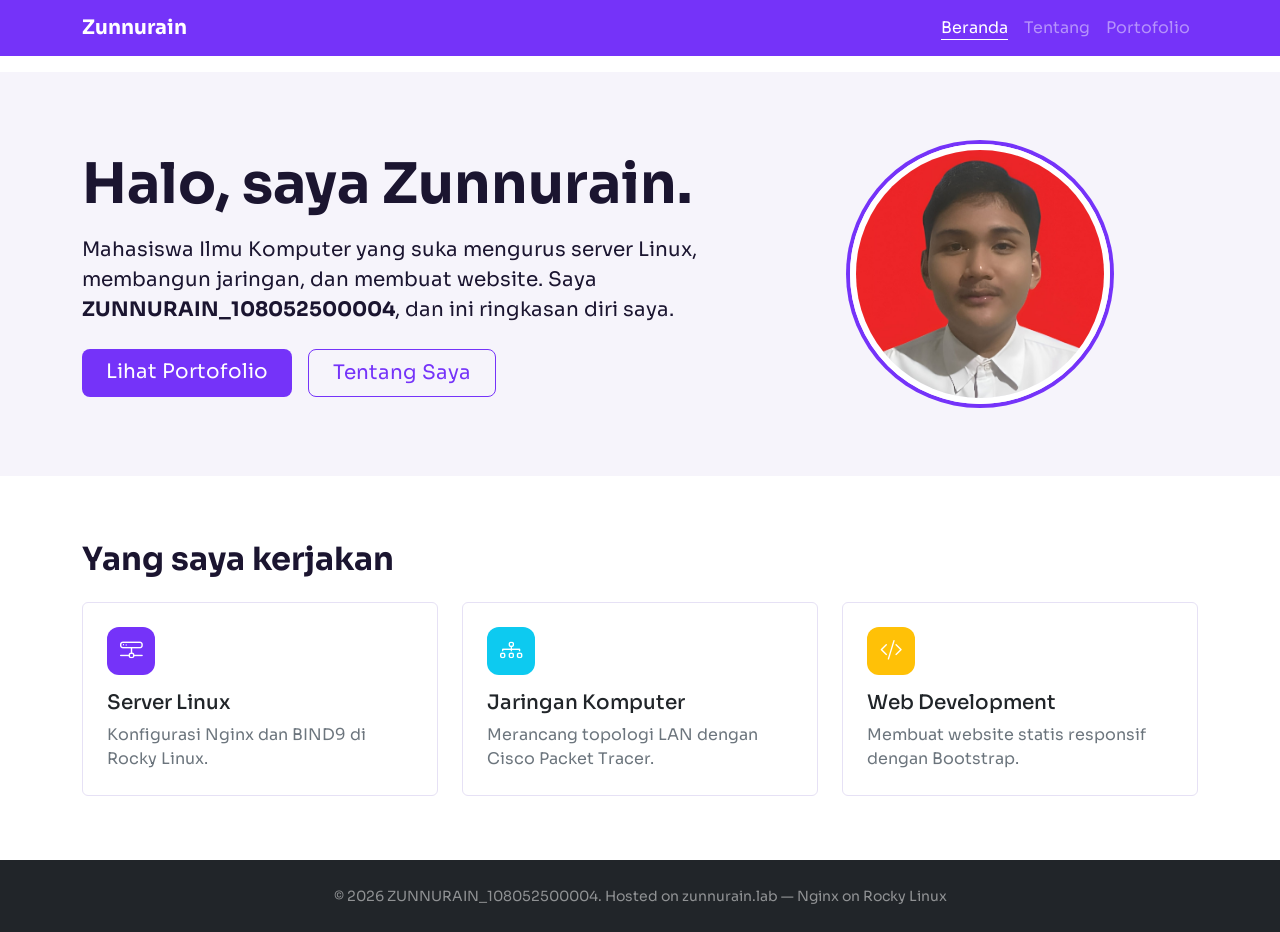
<file: index.html>
<!DOCTYPE html>
<html lang="id">
<head>
    <meta charset="UTF-8">
    <meta name="viewport" content="width=device-width, initial-scale=1.0">
    <title>Beranda - Portofolio Zunnurain</title>
    <link rel="preconnect" href="https://fonts.googleapis.com">
    <link href="https://fonts.googleapis.com/css2?family=Sora:wght@400;600;700&display=swap" rel="stylesheet">
    <link rel="stylesheet" href="https://cdn.jsdelivr.net/npm/bootstrap@5.3.3/dist/css/bootstrap.min.css">
    <link rel="stylesheet" href="https://cdn.jsdelivr.net/npm/bootstrap-icons@1.11.3/font/bootstrap-icons.min.css">
    <link rel="stylesheet" href="css/style.css">
</head>
<body class="d-flex flex-column min-vh-100">

    <!-- Navbar -->
    <nav class="navbar navbar-expand-md fixed-top bg-purple" data-bs-theme="dark">
        <div class="container">
            <a class="navbar-brand fw-bold" href="index.html">Zunnurain</a>
            <button class="navbar-toggler" type="button" data-bs-toggle="collapse" data-bs-target="#menu" aria-label="Buka menu">
                <span class="navbar-toggler-icon"></span>
            </button>
            <div class="collapse navbar-collapse" id="menu">
                <ul class="navbar-nav ms-auto">
                    <li class="nav-item"><a class="nav-link active" href="index.html">Beranda</a></li>
                    <li class="nav-item"><a class="nav-link" href="about.html">Tentang</a></li>
                    <li class="nav-item"><a class="nav-link" href="portfolio.html">Portofolio</a></li>
                </ul>
            </div>
        </div>
    </nav>

    <main class="flex-grow-1">
        <!-- Hero -->
        <section class="hero py-5">
            <div class="container py-4">
                <div class="row align-items-center g-5">
                    <div class="col-md-7 order-2 order-md-1">
                        <h1 class="display-4 fw-bold">Halo, saya Zunnurain.</h1>
                        <p class="fs-5 mt-3">Mahasiswa Ilmu Komputer yang suka mengurus server Linux, membangun jaringan, dan membuat website. Saya <strong>ZUNNURAIN_108052500004</strong>, dan ini ringkasan diri saya.</p>
                        <div class="d-flex flex-column flex-sm-row gap-3 mt-4">
                            <a href="portfolio.html" class="btn btn-purple btn-lg px-4">Lihat Portofolio</a>
                            <a href="about.html" class="btn btn-outline-purple btn-lg px-4">Tentang Saya</a>
                        </div>
                    </div>
                    <div class="col-md-5 order-1 order-md-2 text-center">
                        <img src="img/foto-profil.jpg" alt="Foto profil Zunnurain" class="avatar rounded-circle img-fluid">
                    </div>
                </div>
            </div>
        </section>

        <!-- Ringkasan -->
        <section class="py-5">
            <div class="container py-3">
                <h2 class="fw-bold mb-4">Yang saya kerjakan</h2>
                <div class="row g-4">
                    <div class="col-md-4">
                        <div class="card h-100 p-4">
                            <span class="icon-box bg-purple mb-3"><i class="bi bi-hdd-network"></i></span>
                            <h3 class="h5">Server Linux</h3>
                            <p class="mb-0 text-secondary">Konfigurasi Nginx dan BIND9 di Rocky Linux.</p>
                        </div>
                    </div>
                    <div class="col-md-4">
                        <div class="card h-100 p-4">
                            <span class="icon-box bg-info mb-3"><i class="bi bi-diagram-3"></i></span>
                            <h3 class="h5">Jaringan Komputer</h3>
                            <p class="mb-0 text-secondary">Merancang topologi LAN dengan Cisco Packet Tracer.</p>
                        </div>
                    </div>
                    <div class="col-md-4">
                        <div class="card h-100 p-4">
                            <span class="icon-box bg-warning mb-3"><i class="bi bi-code-slash"></i></span>
                            <h3 class="h5">Web Development</h3>
                            <p class="mb-0 text-secondary">Membuat website statis responsif dengan Bootstrap.</p>
                        </div>
                    </div>
                </div>
            </div>
        </section>
    </main>

    <!-- Footer -->
    <footer class="bg-dark text-white-50 py-4 text-center">
        <div class="container">
            <small>&copy; 2026 ZUNNURAIN_108052500004. Hosted on zunnurain.lab &mdash; Nginx on Rocky Linux</small>
        </div>
    </footer>

    <script src="https://cdn.jsdelivr.net/npm/bootstrap@5.3.3/dist/js/bootstrap.bundle.min.js"></script>
</body> 
</html>
</file>
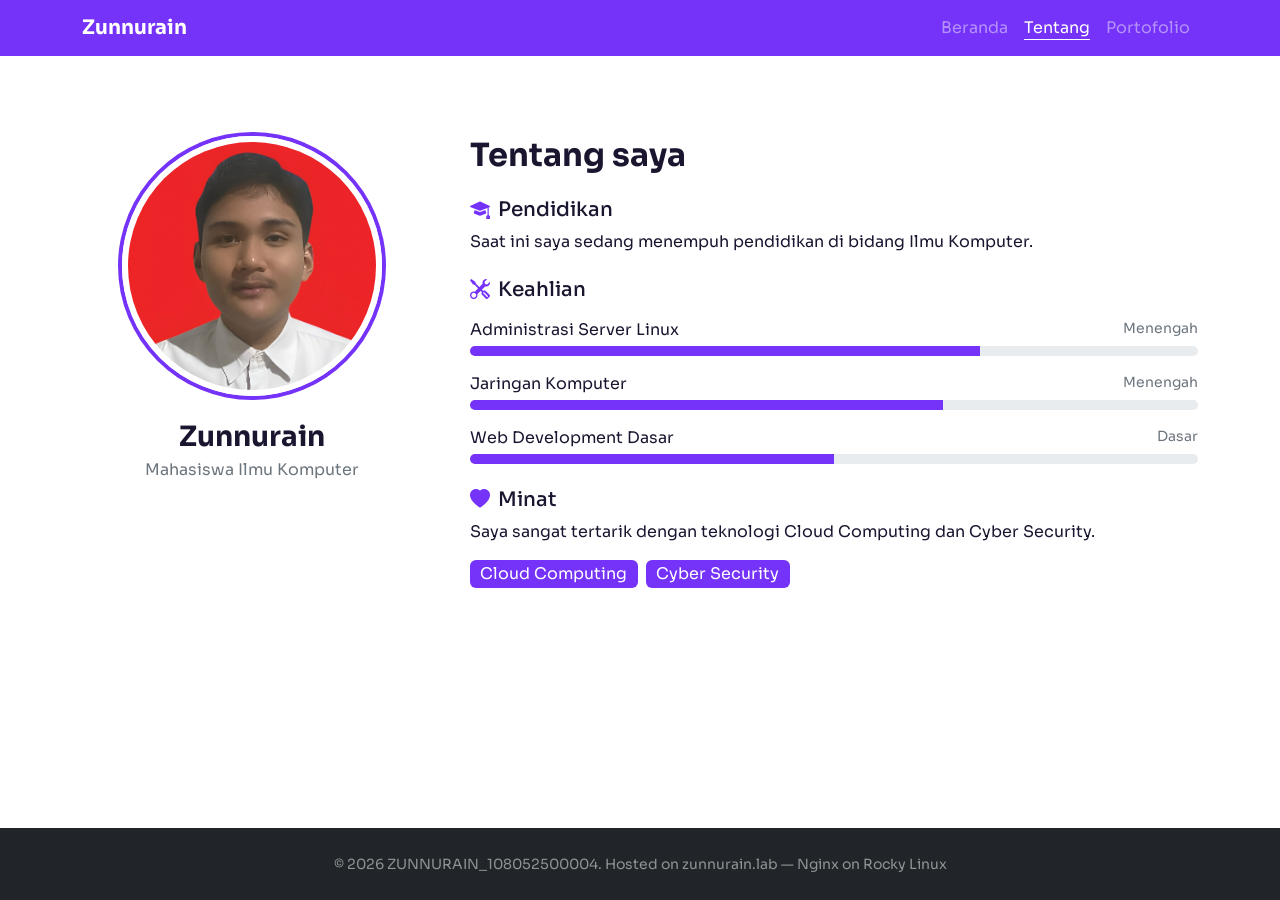
<file: about.html>
<!DOCTYPE html>
<html lang="id">
<head>
    <meta charset="UTF-8">
    <meta name="viewport" content="width=device-width, initial-scale=1.0">
    <title>Tentang - Portofolio Zunnurain</title>
    <link rel="preconnect" href="https://fonts.googleapis.com">
    <link href="https://fonts.googleapis.com/css2?family=Sora:wght@400;600;700&display=swap" rel="stylesheet">
    <link rel="stylesheet" href="https://cdn.jsdelivr.net/npm/bootstrap@5.3.3/dist/css/bootstrap.min.css">
    <link rel="stylesheet" href="https://cdn.jsdelivr.net/npm/bootstrap-icons@1.11.3/font/bootstrap-icons.min.css">
    <link rel="stylesheet" href="css/style.css">
</head>
<body class="d-flex flex-column min-vh-100">

    <!-- Navbar -->
    <nav class="navbar navbar-expand-md fixed-top bg-purple" data-bs-theme="dark">
        <div class="container">
            <a class="navbar-brand fw-bold" href="index.html">Zunnurain</a>
            <button class="navbar-toggler" type="button" data-bs-toggle="collapse" data-bs-target="#menu" aria-label="Buka menu">
                <span class="navbar-toggler-icon"></span>
            </button>
            <div class="collapse navbar-collapse" id="menu">
                <ul class="navbar-nav ms-auto">
                    <li class="nav-item"><a class="nav-link" href="index.html">Beranda</a></li>
                    <li class="nav-item"><a class="nav-link active" href="about.html">Tentang</a></li>
                    <li class="nav-item"><a class="nav-link" href="portfolio.html">Portofolio</a></li>
                </ul>
            </div>
        </div>
    </nav>

    <main class="flex-grow-1">
        <section class="py-5">
            <div class="container py-3">
                <div class="row g-5">
                    <div class="col-md-4 text-center">
                        <img src="img/foto-profil.jpg" alt="Foto profil Zunnurain" class="avatar rounded-circle img-fluid">
                        <h1 class="h3 fw-bold mt-4 mb-1">Zunnurain</h1>
                        <p class="text-secondary">Mahasiswa Ilmu Komputer</p>
                    </div>
                    <div class="col-md-8">
                        <h2 class="fw-bold mb-4">Tentang saya</h2>

                        <h3 class="h5"><i class="bi bi-mortarboard-fill text-purple me-2"></i>Pendidikan</h3>
                        <p class="mb-4">Saat ini saya sedang menempuh pendidikan di bidang Ilmu Komputer.</p>

                        <h3 class="h5 mb-3"><i class="bi bi-tools text-purple me-2"></i>Keahlian</h3>
                        <div class="mb-3">
                            <div class="d-flex justify-content-between"><span>Administrasi Server Linux</span><small class="text-secondary">Menengah</small></div>
                            <div class="progress mt-1"><div class="progress-bar" style="width: 70%"></div></div>
                        </div>
                        <div class="mb-3">
                            <div class="d-flex justify-content-between"><span>Jaringan Komputer</span><small class="text-secondary">Menengah</small></div>
                            <div class="progress mt-1"><div class="progress-bar" style="width: 65%"></div></div>
                        </div>
                        <div class="mb-4">
                            <div class="d-flex justify-content-between"><span>Web Development Dasar</span><small class="text-secondary">Dasar</small></div>
                            <div class="progress mt-1"><div class="progress-bar" style="width: 50%"></div></div>
                        </div>

                        <h3 class="h5"><i class="bi bi-heart-fill text-purple me-2"></i>Minat</h3>
                        <p>Saya sangat tertarik dengan teknologi Cloud Computing dan Cyber Security.</p>
                        <span class="badge bg-purple fs-6 fw-normal me-1">Cloud Computing</span>
                        <span class="badge bg-purple fs-6 fw-normal">Cyber Security</span>
                    </div>
                </div>
            </div>
        </section>
    </main>

    <!-- Footer -->
    <footer class="bg-dark text-white-50 py-4 text-center">
        <div class="container">
            <small>&copy; 2026 ZUNNURAIN_108052500004. Hosted on zunnurain.lab &mdash; Nginx on Rocky Linux</small>
        </div>
    </footer>

    <script src="https://cdn.jsdelivr.net/npm/bootstrap@5.3.3/dist/js/bootstrap.bundle.min.js"></script>
</body>
</html>
</file>
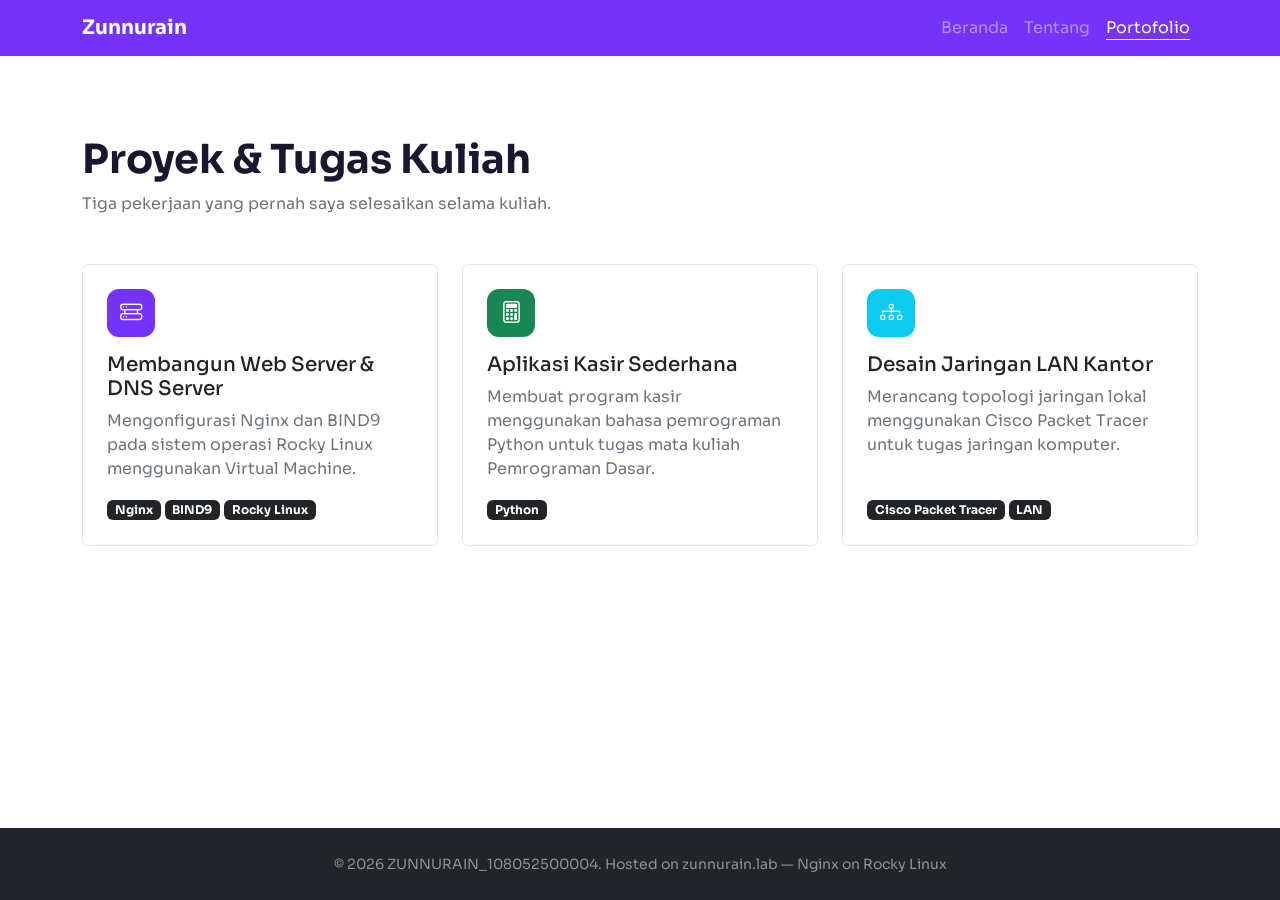
<file: portfolio.html>
<!DOCTYPE html>
<html lang="id">
<head>
    <meta charset="UTF-8">
    <meta name="viewport" content="width=device-width, initial-scale=1.0">
    <title>Portofolio - Portofolio Zunnurain</title>
    <link rel="preconnect" href="https://fonts.googleapis.com">
    <link href="https://fonts.googleapis.com/css2?family=Sora:wght@400;600;700&display=swap" rel="stylesheet">
    <link rel="stylesheet" href="https://cdn.jsdelivr.net/npm/bootstrap@5.3.3/dist/css/bootstrap.min.css">
    <link rel="stylesheet" href="https://cdn.jsdelivr.net/npm/bootstrap-icons@1.11.3/font/bootstrap-icons.min.css">
    <link rel="stylesheet" href="css/style.css">
</head>
<body class="d-flex flex-column min-vh-100">

    <!-- Navbar -->
    <nav class="navbar navbar-expand-md fixed-top bg-purple" data-bs-theme="dark">
        <div class="container">
            <a class="navbar-brand fw-bold" href="index.html">Zunnurain</a>
            <button class="navbar-toggler" type="button" data-bs-toggle="collapse" data-bs-target="#menu" aria-label="Buka menu">
                <span class="navbar-toggler-icon"></span>
            </button>
            <div class="collapse navbar-collapse" id="menu">
                <ul class="navbar-nav ms-auto">
                    <li class="nav-item"><a class="nav-link" href="index.html">Beranda</a></li>
                    <li class="nav-item"><a class="nav-link" href="about.html">Tentang</a></li>
                    <li class="nav-item"><a class="nav-link active" href="portfolio.html">Portofolio</a></li>
                </ul>
            </div>
        </div>
    </nav>

    <main class="flex-grow-1">
        <section class="py-5">
            <div class="container py-3">
                <h1 class="fw-bold mb-2">Proyek &amp; Tugas Kuliah</h1>
                <p class="text-secondary mb-5">Tiga pekerjaan yang pernah saya selesaikan selama kuliah.</p>
                <div class="row g-4">
                    <div class="col-md-4">
                        <div class="card h-100 p-4">
                            <span class="icon-box bg-purple mb-3"><i class="bi bi-hdd-rack"></i></span>
                            <h2 class="h5">Membangun Web Server &amp; DNS Server</h2>
                            <p class="text-secondary">Mengonfigurasi Nginx dan BIND9 pada sistem operasi Rocky Linux menggunakan Virtual Machine.</p>
                            <div class="mt-auto"><span class="badge text-bg-dark">Nginx</span> <span class="badge text-bg-dark">BIND9</span> <span class="badge text-bg-dark">Rocky Linux</span></div>
                        </div>
                    </div>
                    <div class="col-md-4">
                        <div class="card h-100 p-4">
                            <span class="icon-box bg-success mb-3"><i class="bi bi-calculator"></i></span>
                            <h2 class="h5">Aplikasi Kasir Sederhana</h2>
                            <p class="text-secondary">Membuat program kasir menggunakan bahasa pemrograman Python untuk tugas mata kuliah Pemrograman Dasar.</p>
                            <div class="mt-auto"><span class="badge text-bg-dark">Python</span></div>
                        </div>
                    </div>
                    <div class="col-md-4">
                        <div class="card h-100 p-4">
                            <span class="icon-box bg-info mb-3"><i class="bi bi-diagram-3"></i></span>
                            <h2 class="h5">Desain Jaringan LAN Kantor</h2>
                            <p class="text-secondary">Merancang topologi jaringan lokal menggunakan Cisco Packet Tracer untuk tugas jaringan komputer.</p>
                            <div class="mt-auto"><span class="badge text-bg-dark">Cisco Packet Tracer</span> <span class="badge text-bg-dark">LAN</span></div>
                        </div>
                    </div>
                </div>
            </div>
        </section>
    </main>

    <!-- Footer -->
    <footer class="bg-dark text-white-50 py-4 text-center">
        <div class="container">
            <small>&copy; 2026 ZUNNURAIN_108052500004. Hosted on zunnurain.lab &mdash; Nginx on Rocky Linux</small>
        </div>
    </footer>

    <script src="https://cdn.jsdelivr.net/npm/bootstrap@5.3.3/dist/js/bootstrap.bundle.min.js"></script>
</body>
</html>
</file>
<file: css/style.css>
:root { --ink:#1b1530; --purple:#7533F9; --purple-dark:#5a1fd1; --paper:#f6f4fb; }
body { font-family:'Sora','Segoe UI',Arial,sans-serif; color:var(--ink); background:#fff; padding-top:72px; }
.bg-purple { background-color:var(--purple) !important; }
.text-purple { color:var(--purple) !important; }
.btn-purple { background:var(--purple); color:#fff; border:0; }
.btn-purple:hover { background:var(--purple-dark); color:#fff; }
.btn-outline-purple { border:1px solid var(--purple); color:var(--purple); }
.btn-outline-purple:hover { background:var(--purple); color:#fff; }
.navbar .nav-link { opacity:.85; }
.navbar .nav-link:hover, .navbar .nav-link.active { opacity:1; text-decoration:underline; text-underline-offset:6px; }
.hero { background:var(--paper); }
.avatar { width:260px; height:260px; object-fit:cover; border:6px solid #fff; box-shadow:0 0 0 4px var(--purple); }
.section-alt { background:var(--paper); }
.icon-box { width:48px; height:48px; display:inline-flex; align-items:center; justify-content:center; border-radius:12px; color:#fff; font-size:1.4rem; }
.card { border:1px solid #e6e1f5; }
.progress { height:10px; }
.progress-bar { background:var(--purple); }
footer a { color:#fff; }
</file>
